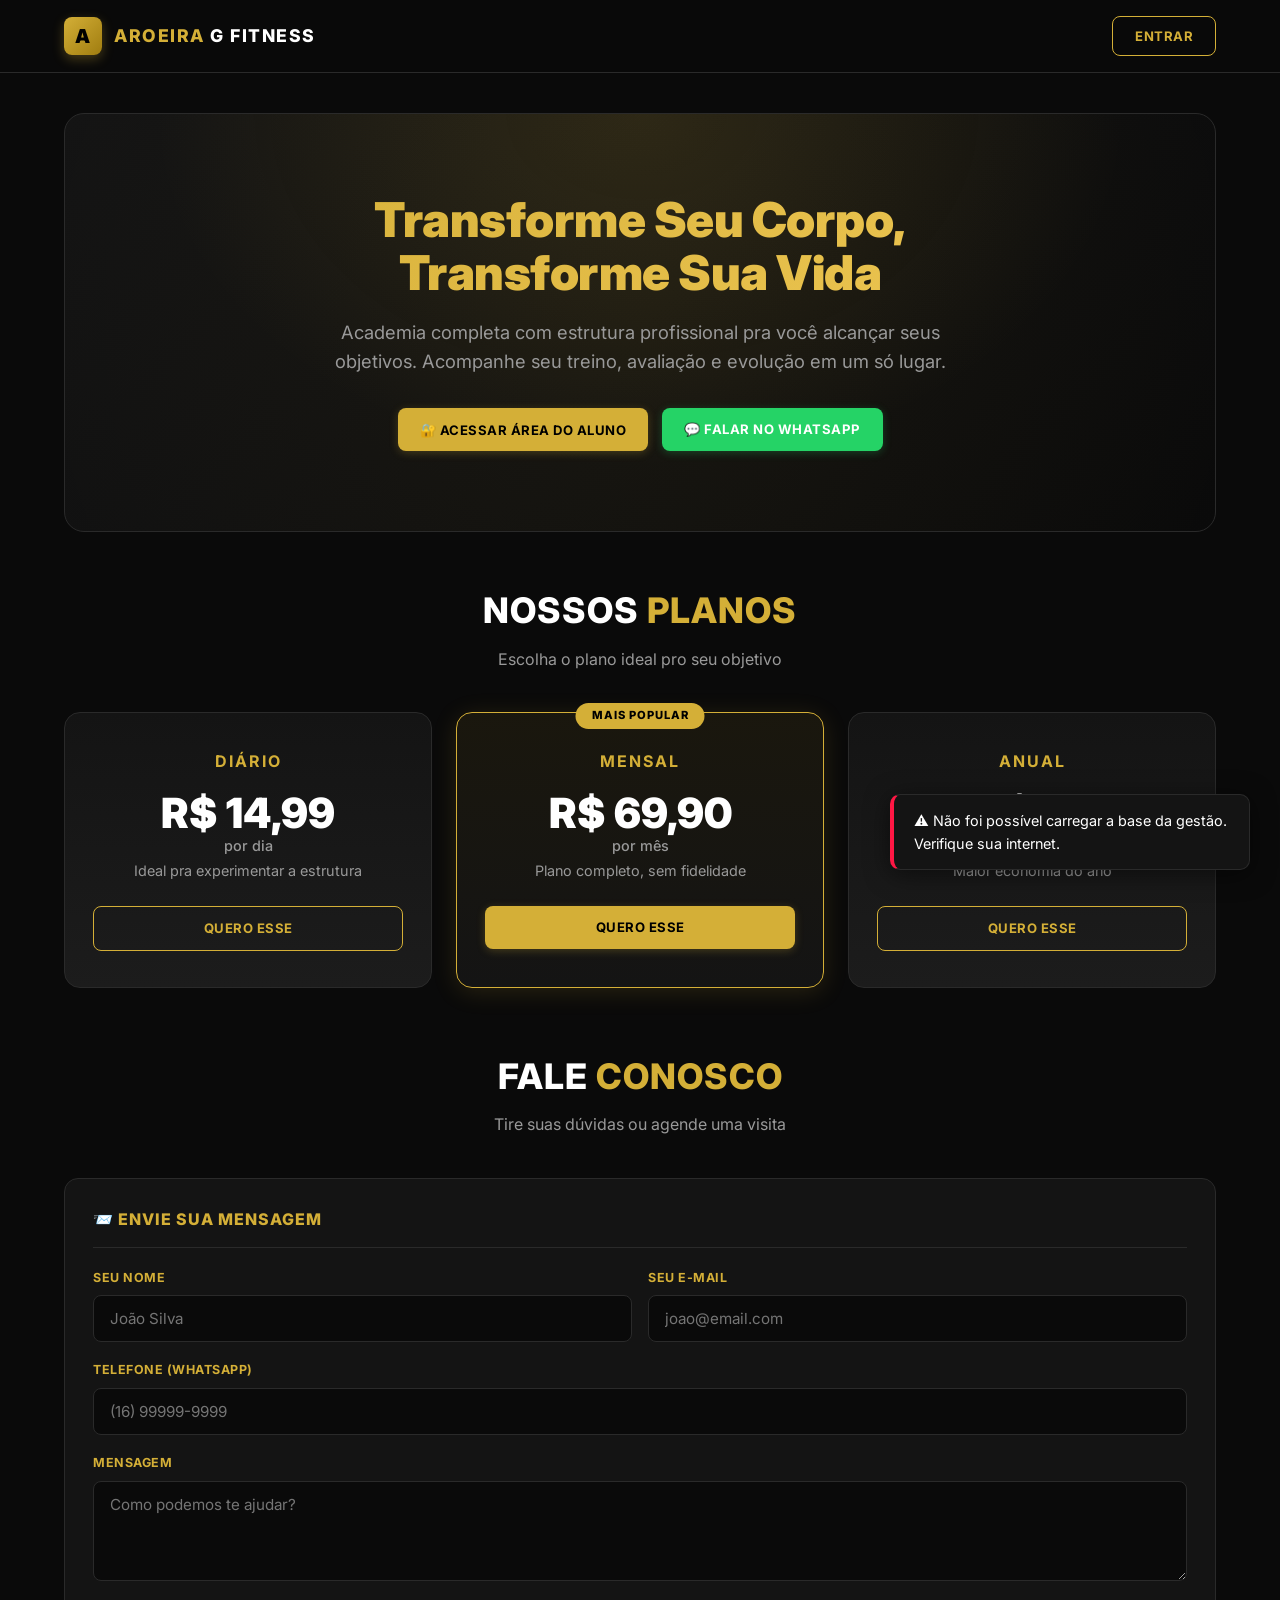
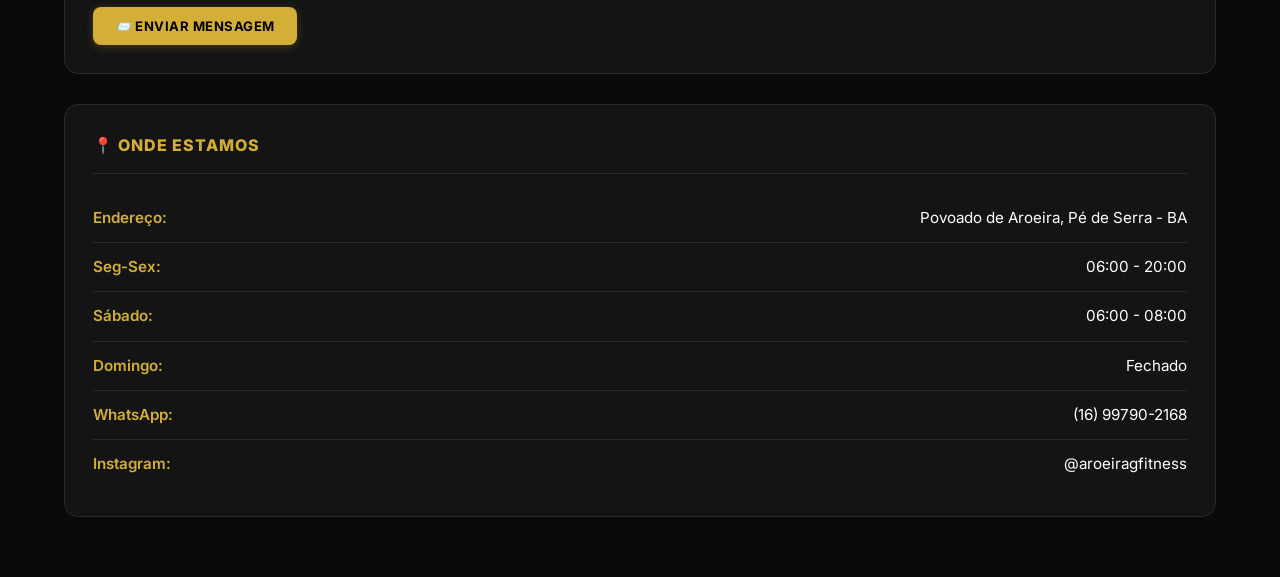
<file: index.html>
<!DOCTYPE html>
<html lang="pt-BR">
<head>
<meta charset="UTF-8">
<meta name="viewport" content="width=device-width, initial-scale=1.0">
<title>Aroeira G Fitness - Área do Aluno</title>
<link rel="preconnect" href="https://fonts.googleapis.com">
<link rel="preconnect" href="https://fonts.gstatic.com" crossorigin>
<link href="https://fonts.googleapis.com/css2?family=Inter:wght@400;500;600;700;800;900&display=swap" rel="stylesheet">
<link rel="stylesheet" href="style.css">
</head>
<body>

<header>
    <div class="header-inner">
        <div class="logo">
            <div class="logo-mark">A</div>
            <div class="logo-text">AROEIRA <span>G FITNESS</span></div>
        </div>
        <div class="user-area">
            <button class="btn btn-outline" onclick="openModal('loginModal')">Entrar</button>
        </div>
    </div>
</header>

<div class="container">

    <section class="hero">
        <div class="hero-content">
            <h1>Transforme Seu Corpo,<br>Transforme Sua Vida</h1>
            <p>Academia completa com estrutura profissional pra você alcançar seus objetivos. Acompanhe seu treino, avaliação e evolução em um só lugar.</p>
            <div class="hero-buttons">
                <button class="btn" onclick="openModal('loginModal')">🔐 Acessar Área do Aluno</button>
                <a href="https://wa.me/5516997902168" target="_blank" class="btn btn-wpp">💬 Falar no WhatsApp</a>
            </div>
        </div>
    </section>

    <div class="section-title">
        <h2>Nossos <span class="accent">Planos</span></h2>
        <p>Escolha o plano ideal pro seu objetivo</p>
    </div>

    <div class="planos-grid">
        <div class="plano-card">
            <h3>Diário</h3>
            <div class="preco">R$ 14,99<small>por dia</small></div>
            <p class="desc">Ideal pra experimentar a estrutura</p>
            <a href="https://wa.me/5516997902168?text=Ol%C3%A1!%20Tenho%20interesse%20no%20plano%20Di%C3%A1rio" target="_blank" class="btn btn-block btn-outline">Quero esse</a>
        </div>
        <div class="plano-card destaque">
            <div class="badge-top">Mais Popular</div>
            <h3>Mensal</h3>
            <div class="preco">R$ 69,90<small>por mês</small></div>
            <p class="desc">Plano completo, sem fidelidade</p>
            <a href="https://wa.me/5516997902168?text=Ol%C3%A1!%20Tenho%20interesse%20no%20plano%20Mensal" target="_blank" class="btn btn-block">Quero esse</a>
        </div>
        <div class="plano-card">
            <h3>Anual</h3>
            <div class="preco">12x R$ 49,90<small>por mês</small></div>
            <p class="desc">Maior economia do ano</p>
            <a href="https://wa.me/5516997902168?text=Ol%C3%A1!%20Tenho%20interesse%20no%20plano%20Anual" target="_blank" class="btn btn-block btn-outline">Quero esse</a>
        </div>
    </div>

    <div class="section-title mt-30">
        <h2>Fale <span class="accent">Conosco</span></h2>
        <p>Tire suas dúvidas ou agende uma visita</p>
    </div>

    <div class="card">
        <div class="card-header">
            <h3>📨 Envie sua mensagem</h3>
        </div>
        <form id="contactForm" onsubmit="return enviarContato(event)">
            <div class="grid-2">
                <div class="form-group">
                    <label>Seu nome</label>
                    <input type="text" name="nome" required placeholder="João Silva">
                </div>
                <div class="form-group">
                    <label>Seu e-mail</label>
                    <input type="email" name="email" required placeholder="joao@email.com">
                </div>
            </div>
            <div class="form-group">
                <label>Telefone (WhatsApp)</label>
                <input type="tel" name="telefone" placeholder="(16) 99999-9999">
            </div>
            <div class="form-group">
                <label>Mensagem</label>
                <textarea name="mensagem" required placeholder="Como podemos te ajudar?"></textarea>
            </div>
            <button type="submit" class="btn">📨 Enviar mensagem</button>
        </form>
    </div>

    <div class="card mt-30">
        <div class="card-header">
            <h3>📍 Onde estamos</h3>
        </div>
        <div class="info-row"><strong>Endereço:</strong> <span>Povoado de Aroeira, Pé de Serra - BA</span></div>
        <div class="info-row"><strong>Seg-Sex:</strong> <span>06:00 - 20:00</span></div>
        <div class="info-row"><strong>Sábado:</strong> <span>06:00 - 08:00</span></div>
        <div class="info-row"><strong>Domingo:</strong> <span>Fechado</span></div>
        <div class="info-row"><strong>WhatsApp:</strong> <span>(16) 99790-2168</span></div>
        <div class="info-row"><strong>Instagram:</strong> <span>@aroeiragfitness</span></div>
    </div>

</div>

<!-- MODAL LOGIN -->
<div class="modal-bg" id="loginModal">
    <div class="modal">
        <button class="modal-close" onclick="closeModal('loginModal')">×</button>
        <div class="modal-header">
            <h2>🔐 Entrar</h2>
            <p>Acesse sua área do aluno</p>
        </div>
        <form id="loginForm">
            <div class="form-group">
                <label>E-mail</label>
                <input type="email" id="loginEmail" required placeholder="seu@email.com">
            </div>
            <div class="form-group">
                <label>Senha</label>
                <input type="password" id="loginSenha" required placeholder="••••••">
            </div>
            <button type="submit" class="btn btn-block">Entrar</button>
            <p class="text-center mt-20"><a class="form-link" onclick="openModal('forgotModal'); closeModal('loginModal');">Esqueci minha senha</a></p>
        </form>
    </div>
</div>

<!-- MODAL ESQUECI SENHA -->
<div class="modal-bg" id="forgotModal">
    <div class="modal">
        <button class="modal-close" onclick="closeModal('forgotModal')">×</button>
        <div class="modal-header">
            <h2>🔑 Recuperar senha</h2>
            <p>Vamos te enviar um link de recuperação</p>
        </div>
        <form onsubmit="return recuperarSenha(event)">
            <div class="form-group">
                <label>E-mail cadastrado</label>
                <input type="email" id="forgotEmail" required>
            </div>
            <button type="submit" class="btn btn-block">Enviar link</button>
            <p class="text-center mt-20"><a class="form-link" onclick="openModal('loginModal'); closeModal('forgotModal');">Voltar pro login</a></p>
        </form>
    </div>
</div>

<script src="app.js?v=3"></script>
<script>
    document.getElementById('loginForm')?.addEventListener('submit', fazerLogin);
</script>
</body>
</html>
</file>
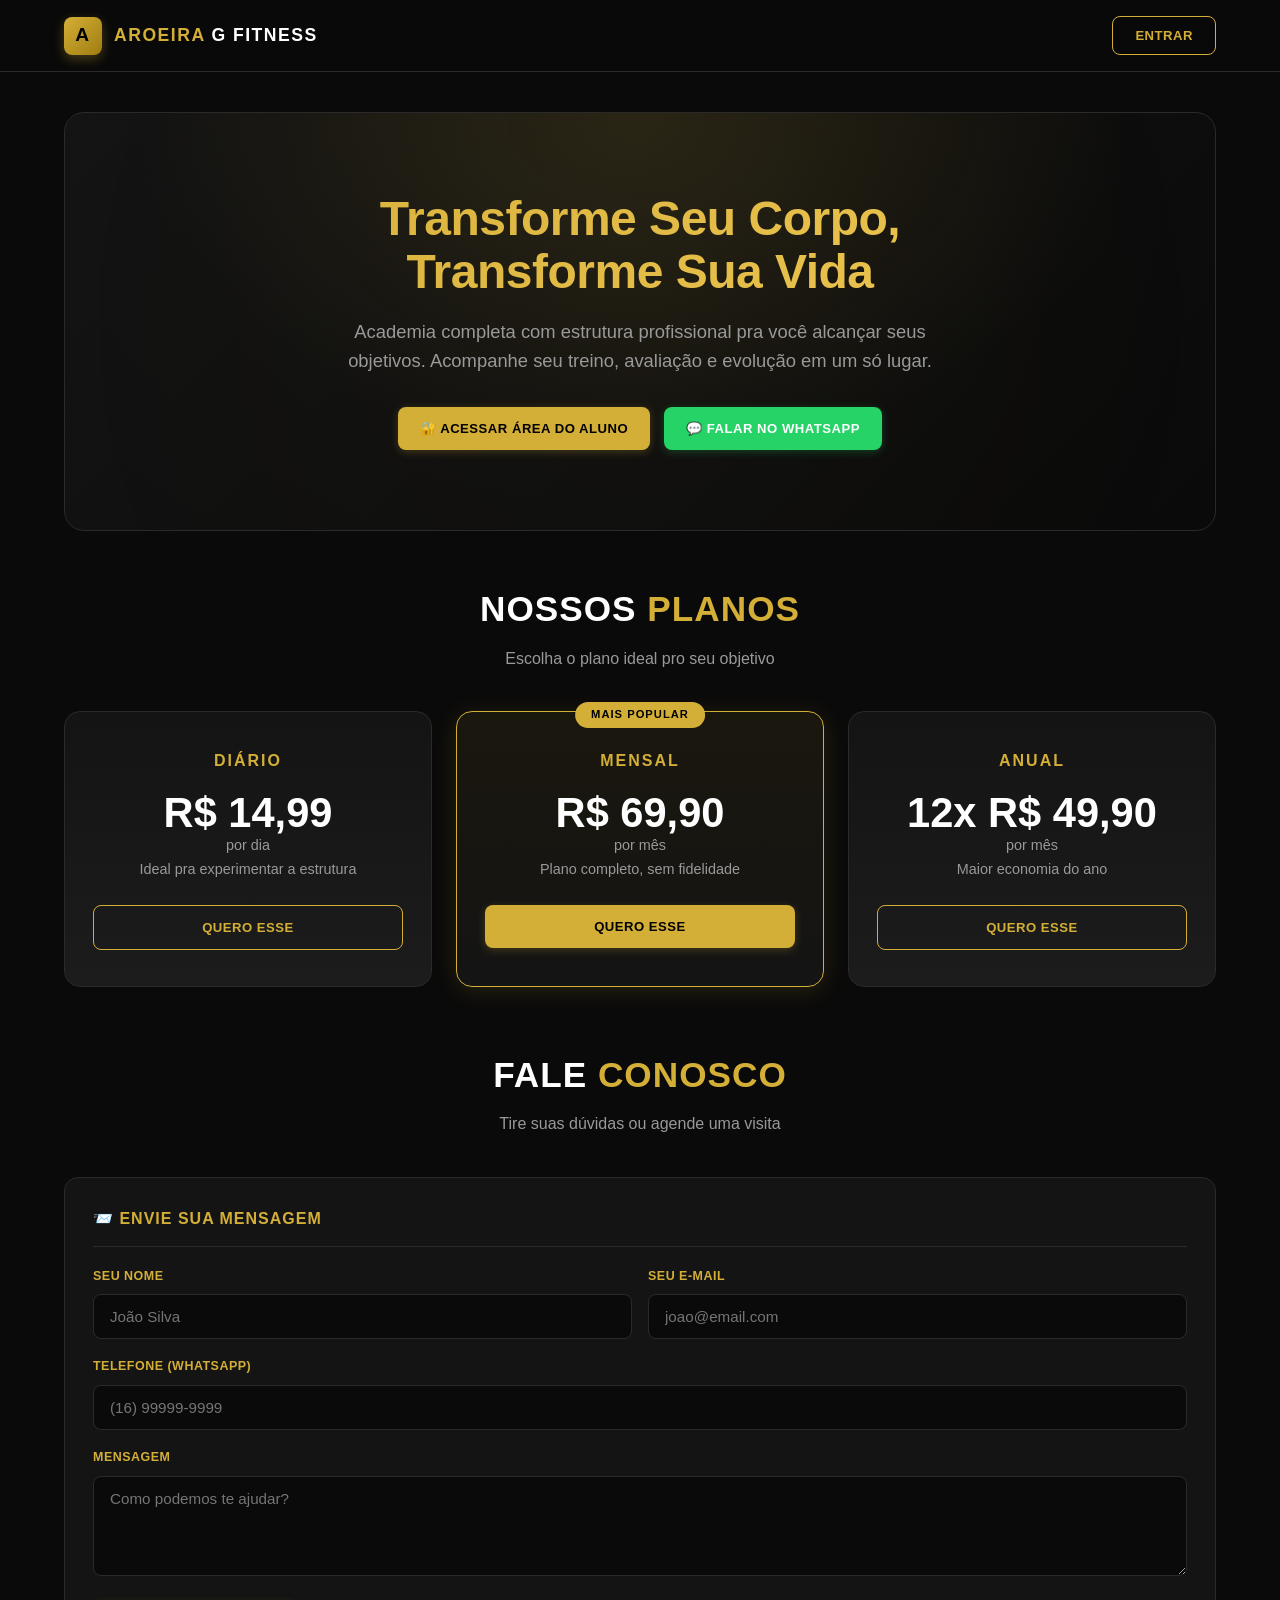
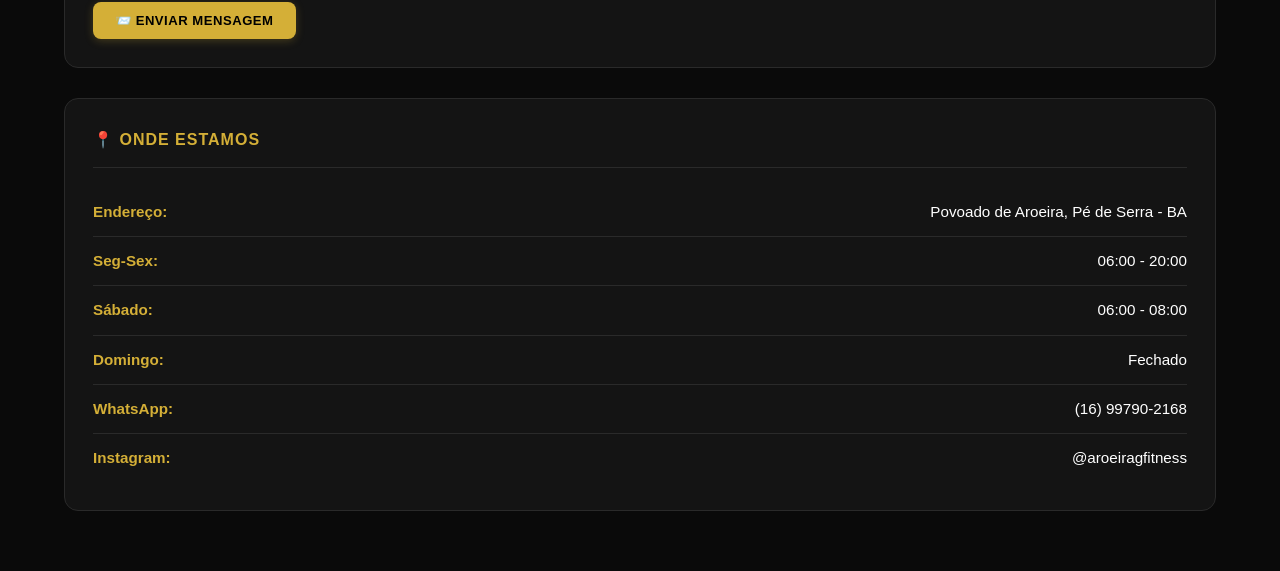
<file: dashboard.html>
<!DOCTYPE html>
<html lang="pt-BR">
<head>
<meta charset="UTF-8">
<meta name="viewport" content="width=device-width, initial-scale=1.0">
<title>Área do Aluno - Aroeira G Fitness</title>
<link rel="preconnect" href="https://fonts.googleapis.com">
<link rel="preconnect" href="https://fonts.gstatic.com" crossorigin>
<link href="https://fonts.googleapis.com/css2?family=Inter:wght@400;500;600;700;800;900&display=swap" rel="stylesheet">
<link rel="stylesheet" href="style.css">
</head>
<body>

<header>
    <div class="header-inner">
        <div class="logo">
            <div class="logo-mark">A</div>
            <div class="logo-text">AROEIRA <span>G FITNESS</span></div>
        </div>
        <div class="user-area">
            <div class="avatar" id="headerAvatar" onclick="document.getElementById('fotoInput').click()" title="Trocar foto">A</div>
            <button class="btn btn-gold btn-sm" onclick="sincronizarGestao()" title="Enviar suas alterações pra gestão">📤 Sincronizar</button>
            <button class="btn btn-outline btn-sm" onclick="logout()">Sair</button>
        </div>
    </div>
</header>

<input type="file" id="fotoInput" accept="image/*" style="display:none" onchange="trocarFoto(event)">

<div class="container">

    <div class="tabs">
        <button class="tab active" onclick="abrirTab('perfil', this)">👤 Perfil</button>
        <button class="tab" onclick="abrirTab('chamados', this)">💬 Chamados</button>
        <button class="tab" onclick="abrirTab('avaliacao', this)">📊 Avaliação</button>
        <button class="tab" onclick="abrirTab('treino', this)">🏋️ Treino</button>
    </div>

    <!-- PERFIL -->
    <div id="perfil" class="tab-content active">
        <div class="card">
            <div class="flex" style="align-items:center; gap:20px; margin-bottom:24px;">
                <div class="avatar avatar-lg" id="perfilAvatar" onclick="document.getElementById('fotoInput').click()">A</div>
                <div>
                    <h2 class="text-gold" id="perfilNome" style="font-size:1.6rem; margin-bottom:4px;">Aluno</h2>
                    <p id="perfilEmail" class="text-muted">email@email.com</p>
                    <p style="margin-top:8px; font-size:0.82rem; color:var(--gold); font-weight:600;">📷 Clique na foto para alterar</p>
                </div>
            </div>

            <div class="stat-grid">
                <div class="stat-box"><div class="label">Plano</div><div class="value" id="statPlano">-</div></div>
                <div class="stat-box"><div class="label">Valor</div><div class="value" id="statValor">-</div></div>
                <div class="stat-box"><div class="label">Vencimento</div><div class="value" id="statVencimento">-</div></div>
                <div class="stat-box"><div class="label">Status</div><div class="value" id="statStatus">-</div></div>
            </div>

            <h3 style="color:var(--gold); font-size:0.85rem; text-transform:uppercase; letter-spacing:1px; margin-bottom:12px; font-weight:700;">Dados Cadastrais</h3>
            <div class="info-row"><strong>Data de Matrícula:</strong> <span id="perfilMatricula">-</span></div>
            <div class="info-row"><strong>Objetivo:</strong> <span id="perfilObjetivo">-</span></div>
            <div class="info-row"><strong>Telefone:</strong> <span id="perfilTelefone">-</span></div>
        </div>

        <div class="card">
            <div class="card-header">
                <h3>🔐 Segurança</h3>
            </div>
            <form onsubmit="return trocarSenha(event)">
                <div class="form-group">
                    <label>Senha atual</label>
                    <input type="password" id="senhaAtual" required>
                </div>
                <div class="grid-2">
                    <div class="form-group">
                        <label>Nova senha</label>
                        <input type="password" id="senhaNova" required minlength="4">
                    </div>
                    <div class="form-group">
                        <label>Confirme a nova senha</label>
                        <input type="password" id="senhaConfirma" required minlength="4">
                    </div>
                </div>
                <button type="submit" class="btn">🔄 Atualizar senha</button>
            </form>
        </div>
    </div>

    <!-- CHAMADOS -->
    <div id="chamados" class="tab-content">
        <div class="card">
            <div class="card-header"><h3>💬 Abrir novo chamado</h3></div>
            <form onsubmit="return abrirChamado(event)">
                <div class="form-group">
                    <label>Assunto</label>
                    <input type="text" id="chamadoAssunto" required placeholder="Sobre o que você quer falar?">
                </div>
                <div class="form-group">
                    <label>Mensagem</label>
                    <textarea id="chamadoMensagem" required placeholder="Descreva sua dúvida ou solicitação..."></textarea>
                </div>
                <button type="submit" class="btn">📨 Abrir chamado</button>
            </form>
        </div>

        <div class="card">
            <div class="card-header">
                <h3>📋 Meus chamados</h3>
            </div>
            <div id="listaChamados">
                <p class="text-muted text-center" style="padding:20px;">Nenhum chamado aberto ainda.</p>
            </div>
        </div>
    </div>

    <!-- AVALIAÇÃO FÍSICA -->
    <div id="avaliacao" class="tab-content">
        <div class="card">
            <div class="card-header">
                <h3>📊 <span id="avFormTitulo">Adicionar avaliação</span></h3>
                <button class="btn btn-outline btn-sm hidden" id="avCancelarBtn" onclick="cancelarEdicaoAvaliacao()">Cancelar</button>
            </div>
            <form onsubmit="return salvarAvaliacao(event)">
                <input type="hidden" id="avId">
                <div class="eval-grid">
                    <div class="form-group"><label>Data</label><input type="date" id="av_date" required></div>
                    <div class="form-group"><label>Peso (kg)</label><input type="number" id="av_peso" step="0.1" required></div>
                    <div class="form-group"><label>Busto</label><input type="number" id="av_busto" step="0.1"></div>
                    <div class="form-group"><label>Cintura</label><input type="number" id="av_cintura" step="0.1"></div>
                    <div class="form-group"><label>Barriga</label><input type="number" id="av_barriga" step="0.1"></div>
                    <div class="form-group"><label>Quadril</label><input type="number" id="av_quadril" step="0.1"></div>
                    <div class="form-group"><label>Perna</label><input type="number" id="av_perna" step="0.1"></div>
                    <div class="form-group"><label>Braço</label><input type="number" id="av_braco" step="0.1"></div>
                    <div class="form-group"><label>IMC</label><input type="number" id="av_imc" step="0.1"></div>
                    <div class="form-group"><label>% Gordura</label><input type="number" id="av_gordura" step="0.1"></div>
                    <div class="form-group"><label>Massa Magra</label><input type="number" id="av_massa" step="0.1"></div>
                    <div class="form-group"><label>Gord. Visceral</label><input type="number" id="av_visceral" step="0.1"></div>
                    <div class="form-group"><label>Metab. Basal</label><input type="number" id="av_basal"></div>
                    <div class="form-group"><label>Idade Metab.</label><input type="number" id="av_idade"></div>
                </div>
                <button type="submit" class="btn" id="avSubmitBtn">💾 Salvar avaliação</button>
            </form>
        </div>

        <div class="card">
            <div class="card-header">
                <h3>📈 Histórico de avaliações</h3>
            </div>
            <div id="listaAvaliacoes">
                <p class="text-muted text-center" style="padding:20px;">Nenhuma avaliação cadastrada.</p>
            </div>
        </div>
    </div>

    <!-- TREINO -->
    <div id="treino" class="tab-content">
        <div id="filtrosTreino">
            <div class="filtro-card">
                <h3>🎯 Monte seu treino</h3>
                <p class="subtitle">Responda as perguntas e a gente gera um treino personalizado pra você com os aparelhos da academia.</p>

                <div class="filtro-pergunta">
                    <div class="titulo"><strong>1.</strong> Você já treina ou é a primeira vez?</div>
                    <div class="opcoes" data-pergunta="experiencia">
                        <div class="opcao" onclick="selecionarOpcao(this, 'experiencia', 'iniciante')">🆕 Primeira vez</div>
                        <div class="opcao" onclick="selecionarOpcao(this, 'experiencia', 'intermediario')">🔄 Treino há meses</div>
                        <div class="opcao" onclick="selecionarOpcao(this, 'experiencia', 'avancado')">💪 Treino há 1+ ano</div>
                    </div>
                </div>

                <div class="filtro-pergunta">
                    <div class="titulo"><strong>2.</strong> Qual seu objetivo principal?</div>
                    <div class="opcoes" data-pergunta="objetivo">
                        <div class="opcao" onclick="selecionarOpcao(this, 'objetivo', 'hipertrofia')">🏋️ Ganho de massa</div>
                        <div class="opcao" onclick="selecionarOpcao(this, 'objetivo', 'emagrecimento')">🔥 Emagrecer</div>
                        <div class="opcao" onclick="selecionarOpcao(this, 'objetivo', 'resistencia')">⚡ Resistência</div>
                        <div class="opcao" onclick="selecionarOpcao(this, 'objetivo', 'forca')">💪 Força</div>
                    </div>
                </div>

                <div class="filtro-pergunta">
                    <div class="titulo"><strong>3.</strong> Quantas vezes por semana vai treinar?</div>
                    <div class="opcoes" data-pergunta="frequencia">
                        <div class="opcao" onclick="selecionarOpcao(this, 'frequencia', 3)">3x por semana</div>
                        <div class="opcao" onclick="selecionarOpcao(this, 'frequencia', 4)">4x por semana</div>
                        <div class="opcao" onclick="selecionarOpcao(this, 'frequencia', 5)">5x por semana</div>
                    </div>
                </div>

                <div class="filtro-pergunta">
                    <div class="titulo"><strong>4.</strong> Qual grupo muscular você quer treinar HOJE?</div>
                    <div class="opcoes" data-pergunta="grupo">
                        <div class="opcao" onclick="selecionarOpcao(this, 'grupo', 'peito')">🏋️ Peito</div>
                        <div class="opcao" onclick="selecionarOpcao(this, 'grupo', 'costas')">🔙 Costas</div>
                        <div class="opcao" onclick="selecionarOpcao(this, 'grupo', 'pernas')">🦵 Pernas</div>
                        <div class="opcao" onclick="selecionarOpcao(this, 'grupo', 'gluteos')">🍑 Glúteos</div>
                        <div class="opcao" onclick="selecionarOpcao(this, 'grupo', 'ombros')">💪 Ombros</div>
                        <div class="opcao" onclick="selecionarOpcao(this, 'grupo', 'bracos')">💪 Braços</div>
                        <div class="opcao" onclick="selecionarOpcao(this, 'grupo', 'core')">🔥 Core/Abdômen</div>
                        <div class="opcao" onclick="selecionarOpcao(this, 'grupo', 'cardio')">❤️ Cardio</div>
                    </div>
                </div>

                <div class="filtro-pergunta">
                    <div class="titulo"><strong>5.</strong> Gênero</div>
                    <div class="opcoes" data-pergunta="genero">
                        <div class="opcao" onclick="selecionarOpcao(this, 'genero', 'm')">Masculino</div>
                        <div class="opcao" onclick="selecionarOpcao(this, 'genero', 'f')">Feminino</div>
                    </div>
                </div>

                <button class="btn mt-20" onclick="gerarTreino()">🔥 Gerar treino de hoje</button>
            </div>
        </div>

        <div id="resultadoTreino" class="hidden"></div>

        <div class="card mt-20">
            <div class="card-header">
                <h3>📚 Histórico de treinos</h3>
            </div>
            <div id="listaTreinos">
                <p class="text-muted text-center" style="padding:20px;">Nenhum treino gerado ainda.</p>
            </div>
        </div>
    </div>

</div>

<!-- MODAL DE SINCRONIZACAO COM A GESTAO -->
<div class="modal" id="syncModal">
    <div class="modal-content" style="max-width: 600px;">
        <button class="modal-close" onclick="closeModal('syncModal')">×</button>
        <div class="modal-header">
            <h2>📤 Sincronizar com a Gestão</h2>
            <p>Cole o JSON abaixo no arquivo <code>aroeira_data.json</code> da gestão e dê commit no GitHub.</p>
        </div>
        <textarea id="syncJsonText" style="width:100%; height:300px; font-family:monospace; font-size:0.75rem; padding:10px; border:1px solid var(--border); border-radius:8px; background:var(--bg-input); color:var(--text);"></textarea>
        <div style="display:flex; gap:10px; margin-top:15px;">
            <button class="btn btn-outline" onclick="copiarSyncJson()">📋 Copiar</button>
            <button class="btn" onclick="fecharSync()">Fechar</button>
        </div>
    </div>
</div>

<script>
function copiarSyncJson() {
    const t = document.getElementById('syncJsonText');
    t.select();
    document.execCommand('copy');
    toast('✅ JSON copiado! Cole no aroeira_data.json e dê commit.');
}
function fecharSync() { closeModal('syncModal'); }
</script>

<script src="exercicios.js?v=4"></script>
<script src="app.js?v=4"></script>
</body>
</html>
</file>
<file: style.css>
/* ============================================
   AROEIRA G FITNESS - SITE DOS ALUNOS
   Identidade: Preto + Dourado (#d4af37)
   Designer profissional v2
   ============================================ */

:root {
    --gold: #d4af37;
    --gold-light: #f0c855;
    --gold-dark: #a07d10;
    --bg: #0a0a0a;
    --bg-2: #141414;
    --bg-3: #1c1c1c;
    --border: #2a2a2a;
    --text: #ffffff;
    --text-muted: #999999;
    --success: #00c853;
    --warning: #ffb300;
    --danger: #ff1744;
    --darkred: #b71c1c;
    --shadow: 0 4px 24px rgba(0, 0, 0, 0.5);
    --shadow-gold: 0 4px 24px rgba(212, 175, 55, 0.15);
}

* { box-sizing: border-box; margin: 0; padding: 0; font-family: 'Inter', -apple-system, BlinkMacSystemFont, 'Segoe UI', sans-serif; }

html { scroll-behavior: smooth; }

body {
    background: var(--bg);
    color: var(--text);
    min-height: 100vh;
    line-height: 1.6;
    -webkit-font-smoothing: antialiased;
}

/* === HEADER === */
header {
    background: rgba(10, 10, 10, 0.95);
    backdrop-filter: blur(20px);
    border-bottom: 1px solid var(--border);
    padding: 16px 0;
    position: sticky;
    top: 0;
    z-index: 100;
}

.header-inner {
    max-width: 1200px;
    margin: 0 auto;
    padding: 0 24px;
    display: flex;
    align-items: center;
    justify-content: space-between;
}

.logo {
    display: flex;
    align-items: center;
    gap: 12px;
    font-weight: 800;
    letter-spacing: 1.5px;
    text-transform: uppercase;
    font-size: 1.1rem;
}
.logo-mark {
    width: 38px; height: 38px;
    background: linear-gradient(135deg, var(--gold), var(--gold-dark));
    border-radius: 8px;
    display: flex; align-items: center; justify-content: center;
    color: #000; font-weight: 900; font-size: 1.2rem;
    box-shadow: 0 4px 12px rgba(212,175,55,0.3);
}
.logo-text { color: var(--gold); }
.logo-text span { color: var(--text); }

.user-area { display: flex; align-items: center; gap: 12px; }

.avatar {
    width: 40px; height: 40px; border-radius: 50%;
    background: linear-gradient(135deg, var(--gold), var(--gold-dark));
    color: #000;
    display: flex; align-items: center; justify-content: center;
    font-weight: 700; cursor: pointer; overflow: hidden;
    border: 2px solid var(--gold);
    transition: transform 0.2s;
}
.avatar:hover { transform: scale(1.05); }
.avatar img { width: 100%; height: 100%; object-fit: cover; }
.avatar-lg { width: 96px; height: 96px; font-size: 2.2rem; border-width: 3px; }

/* === BUTTONS === */
.btn {
    background: var(--gold);
    color: #000;
    border: none;
    padding: 11px 22px;
    border-radius: 8px;
    font-weight: 700;
    cursor: pointer;
    text-transform: uppercase;
    font-size: 0.82rem;
    letter-spacing: 0.5px;
    transition: all 0.25s ease;
    text-decoration: none;
    display: inline-flex;
    align-items: center;
    gap: 8px;
    box-shadow: 0 2px 8px rgba(212,175,55,0.25);
}
.btn:hover { background: var(--gold-light); transform: translateY(-2px); box-shadow: 0 4px 16px rgba(212,175,55,0.4); }
.btn:active { transform: translateY(0); }
.btn-block { width: 100%; justify-content: center; }

.btn-outline {
    background: transparent;
    color: var(--gold);
    border: 1.5px solid var(--gold);
    box-shadow: none;
}
.btn-outline:hover { background: var(--gold); color: #000; }

.btn-gold {
    background: var(--gold);
    color: #000;
    border: 1.5px solid var(--gold);
    box-shadow: 0 2px 8px rgba(212,175,55,0.25);
}
.btn-gold:hover { background: #e6c14d; border-color: #e6c14d; }

.btn-wpp {
    background: #25d366;
    color: #fff;
    box-shadow: 0 2px 8px rgba(37,211,102,0.25);
}
.btn-wpp:hover { background: #1eb854; box-shadow: 0 4px 16px rgba(37,211,102,0.4); }

.btn-danger {
    background: var(--danger);
    color: #fff;
    box-shadow: 0 2px 8px rgba(255,23,68,0.25);
}
.btn-danger:hover { background: #e0143d; }

.btn-sm { padding: 7px 14px; font-size: 0.75rem; }
.btn-icon { padding: 8px 10px; }

/* === CONTAINER === */
.container {
    max-width: 1200px;
    margin: 0 auto;
    padding: 40px 24px;
}
.container-sm { max-width: 480px; }

/* === HERO === */
.hero {
    text-align: center;
    padding: 80px 30px;
    background: radial-gradient(ellipse at top, rgba(212,175,55,0.12), transparent 60%),
                linear-gradient(135deg, var(--bg-2), var(--bg));
    border-radius: 20px;
    margin-bottom: 50px;
    border: 1px solid var(--border);
    position: relative;
    overflow: hidden;
}
.hero::before {
    content: '';
    position: absolute;
    top: -50%; left: -50%;
    width: 200%; height: 200%;
    background: radial-gradient(circle, rgba(212,175,55,0.05) 0%, transparent 50%);
    animation: pulse 6s ease-in-out infinite;
}
@keyframes pulse { 0%, 100% { opacity: 0.5; } 50% { opacity: 1; } }

.hero-content { position: relative; z-index: 1; }
.hero h1 {
    font-size: 3rem;
    font-weight: 900;
    background: linear-gradient(135deg, var(--gold), var(--gold-light));
    -webkit-background-clip: text;
    -webkit-text-fill-color: transparent;
    background-clip: text;
    margin-bottom: 18px;
    letter-spacing: -0.5px;
    line-height: 1.1;
}
.hero p { font-size: 1.15rem; color: var(--text-muted); max-width: 620px; margin: 0 auto 32px; }
.hero-buttons { display: flex; gap: 14px; justify-content: center; flex-wrap: wrap; }

/* === PLANOS === */
.section-title {
    text-align: center;
    margin-bottom: 40px;
}
.section-title h2 {
    font-size: 2.2rem;
    font-weight: 800;
    color: var(--text);
    margin-bottom: 8px;
    text-transform: uppercase;
    letter-spacing: 1px;
}
.section-title p { color: var(--text-muted); font-size: 1rem; }
.section-title .accent { color: var(--gold); }

.planos-grid {
    display: grid;
    grid-template-columns: repeat(auto-fit, minmax(280px, 1fr));
    gap: 24px;
    margin-bottom: 60px;
}
.plano-card {
    background: linear-gradient(180deg, var(--bg-2), var(--bg-3));
    border: 1px solid var(--border);
    border-radius: 16px;
    padding: 36px 28px;
    text-align: center;
    transition: all 0.3s ease;
    position: relative;
}
.plano-card:hover { transform: translateY(-6px); border-color: var(--gold); box-shadow: var(--shadow-gold); }
.plano-card.destaque {
    border-color: var(--gold);
    background: linear-gradient(180deg, rgba(212,175,55,0.08), var(--bg-2));
    box-shadow: var(--shadow-gold);
}
.plano-card .badge-top {
    position: absolute;
    top: -10px; left: 50%; transform: translateX(-50%);
    background: var(--gold);
    color: #000;
    padding: 4px 16px;
    border-radius: 20px;
    font-size: 0.7rem;
    font-weight: 800;
    text-transform: uppercase;
    letter-spacing: 1px;
}
.plano-card h3 {
    color: var(--gold);
    text-transform: uppercase;
    font-size: 1rem;
    font-weight: 700;
    letter-spacing: 2px;
    margin-bottom: 18px;
}
.plano-card .preco {
    font-size: 2.6rem;
    color: var(--text);
    font-weight: 900;
    margin-bottom: 6px;
    line-height: 1;
}
.plano-card .preco small {
    font-size: 0.9rem;
    color: var(--text-muted);
    font-weight: 500;
    display: block;
    margin-top: 4px;
}
.plano-card .desc { color: var(--text-muted); font-size: 0.9rem; margin-bottom: 24px; }

/* === LOGIN / MODAL === */
.modal-bg {
    position: fixed;
    top: 0; left: 0; right: 0; bottom: 0;
    background: rgba(0,0,0,0.85);
    backdrop-filter: blur(8px);
    display: none;
    align-items: center;
    justify-content: center;
    z-index: 1000;
    animation: fadeIn 0.2s;
}
.modal-bg.show { display: flex; }
.modal {
    background: var(--bg-2);
    border: 1px solid var(--border);
    border-radius: 16px;
    padding: 40px 32px;
    max-width: 460px;
    width: 90%;
    max-height: 90vh;
    overflow-y: auto;
    box-shadow: var(--shadow);
    position: relative;
}
.modal-close {
    position: absolute;
    top: 14px; right: 14px;
    background: transparent;
    border: none;
    color: var(--text-muted);
    font-size: 1.4rem;
    cursor: pointer;
    width: 32px; height: 32px;
    border-radius: 50%;
    display: flex; align-items: center; justify-content: center;
}
.modal-close:hover { background: var(--bg-3); color: var(--text); }

.modal-header { text-align: center; margin-bottom: 28px; }
.modal-header h2 {
    color: var(--gold);
    font-size: 1.5rem;
    font-weight: 800;
    margin-bottom: 6px;
}
.modal-header p { color: var(--text-muted); font-size: 0.9rem; }

/* === FORMS === */
.form-group { margin-bottom: 18px; }
.form-group label {
    display: block;
    color: var(--gold);
    font-size: 0.78rem;
    margin-bottom: 8px;
    font-weight: 700;
    text-transform: uppercase;
    letter-spacing: 0.5px;
}
.form-group input, .form-group select, .form-group textarea {
    width: 100%;
    padding: 13px 16px;
    background: var(--bg);
    border: 1px solid var(--border);
    border-radius: 8px;
    color: var(--text);
    font-size: 0.95rem;
    transition: all 0.2s;
    font-family: inherit;
}
.form-group input:focus, .form-group select:focus, .form-group textarea:focus {
    border-color: var(--gold);
    background: var(--bg-2);
    outline: none;
    box-shadow: 0 0 0 3px rgba(212,175,55,0.1);
}
.form-group textarea { resize: vertical; min-height: 100px; }

.form-link {
    color: var(--gold);
    text-decoration: none;
    font-size: 0.85rem;
    font-weight: 600;
    cursor: pointer;
}
.form-link:hover { color: var(--gold-light); }

/* === TABS === */
.tabs {
    display: flex;
    background: var(--bg-2);
    border: 1px solid var(--border);
    border-radius: 12px;
    padding: 6px;
    margin-bottom: 28px;
    overflow-x: auto;
    gap: 4px;
}
.tab {
    flex: 1;
    min-width: 110px;
    padding: 12px 18px;
    text-align: center;
    cursor: pointer;
    color: var(--text-muted);
    font-weight: 700;
    text-transform: uppercase;
    font-size: 0.78rem;
    letter-spacing: 0.5px;
    border-radius: 8px;
    transition: all 0.2s;
    background: transparent;
    border: none;
    white-space: nowrap;
}
.tab:hover { color: var(--gold); background: var(--bg-3); }
.tab.active {
    color: #000;
    background: linear-gradient(135deg, var(--gold), var(--gold-dark));
    box-shadow: 0 2px 8px rgba(212,175,55,0.3);
}

.tab-content { display: none; animation: fadeIn 0.3s; }
.tab-content.active { display: block; }

@keyframes fadeIn { from { opacity: 0; transform: translateY(8px); } to { opacity: 1; transform: translateY(0); } }

/* === CARDS === */
.card {
    background: var(--bg-2);
    border: 1px solid var(--border);
    border-radius: 14px;
    padding: 28px;
    margin-bottom: 20px;
}
.card-header {
    display: flex;
    align-items: center;
    justify-content: space-between;
    margin-bottom: 20px;
    padding-bottom: 14px;
    border-bottom: 1px solid var(--border);
}
.card-header h3 {
    color: var(--gold);
    text-transform: uppercase;
    font-size: 1rem;
    font-weight: 800;
    letter-spacing: 1px;
    margin: 0;
}

.info-row {
    display: flex;
    justify-content: space-between;
    padding: 12px 0;
    border-bottom: 1px solid var(--border);
    font-size: 0.95rem;
}
.info-row:last-child { border-bottom: none; }
.info-row strong { color: var(--gold); font-weight: 600; }
.info-row span { color: var(--text); text-align: right; }

/* === BADGES === */
.badge {
    display: inline-block;
    padding: 4px 12px;
    border-radius: 6px;
    font-size: 0.72rem;
    font-weight: 800;
    text-transform: uppercase;
    letter-spacing: 0.5px;
}
.badge-gold { background: rgba(212,175,55,0.15); color: var(--gold); border: 1px solid var(--gold); }
.badge-green { background: rgba(0,200,83,0.15); color: var(--success); border: 1px solid var(--success); }
.badge-yellow { background: rgba(255,179,0,0.15); color: var(--warning); border: 1px solid var(--warning); }
.badge-red { background: rgba(255,23,68,0.15); color: var(--danger); border: 1px solid var(--danger); }
.badge-darkred { background: rgba(183,28,28,0.2); color: #ff5252; border: 1px solid #b71c1c; }

/* === CHAT === */
.chat-container {
    background: var(--bg);
    border: 1px solid var(--border);
    border-radius: 12px;
    height: 350px;
    display: flex;
    flex-direction: column;
    overflow: hidden;
}
.chat-messages {
    flex: 1;
    overflow-y: auto;
    padding: 16px;
}
.msg {
    margin-bottom: 12px;
    padding: 10px 14px;
    border-radius: 12px;
    max-width: 75%;
    word-wrap: break-word;
    font-size: 0.9rem;
}
.msg-me {
    background: linear-gradient(135deg, var(--gold), var(--gold-dark));
    color: #000;
    margin-left: auto;
    text-align: left;
    font-weight: 500;
}
.msg-them {
    background: var(--bg-3);
    color: var(--text);
    border: 1px solid var(--border);
}
.msg-time { font-size: 0.7rem; opacity: 0.6; margin-top: 4px; }

.chat-input {
    display: flex;
    padding: 12px;
    background: var(--bg-2);
    border-top: 1px solid var(--border);
    gap: 8px;
}
.chat-input input { flex: 1; }

/* === AVALIAÇÃO === */
.eval-grid {
    display: grid;
    grid-template-columns: repeat(auto-fit, minmax(150px, 1fr));
    gap: 14px;
}
.eval-display-grid {
    display: grid;
    grid-template-columns: repeat(auto-fit, minmax(140px, 1fr));
    gap: 10px;
    margin-top: 10px;
}
.eval-data-item {
    background: var(--bg);
    border: 1px solid var(--border);
    padding: 10px 14px;
    border-radius: 8px;
}
.eval-data-item b {
    display: block;
    color: var(--text-muted);
    font-size: 0.7rem;
    text-transform: uppercase;
    margin-bottom: 4px;
    font-weight: 600;
}
.eval-data-item span { color: var(--text); font-weight: 700; font-size: 1.05rem; }

.avaliacao-item {
    background: var(--bg);
    border: 1px solid var(--border);
    border-left: 3px solid var(--gold);
    padding: 18px;
    margin-bottom: 14px;
    border-radius: 0 10px 10px 0;
    transition: border-color 0.2s;
}
.avaliacao-item:hover { border-left-color: var(--gold-light); }
.avaliacao-item .data {
    color: var(--gold);
    font-weight: 800;
    margin-bottom: 12px;
    display: flex;
    align-items: center;
    justify-content: space-between;
}
.avaliacao-actions { display: flex; gap: 6px; }

/* === CHAMADO ITEM === */
.chamado-item {
    background: var(--bg);
    border: 1px solid var(--border);
    border-left: 3px solid var(--gold);
    padding: 18px;
    margin-bottom: 14px;
    border-radius: 0 10px 10px 0;
}
.chamado-item .assunto {
    color: var(--gold);
    font-weight: 800;
    margin-bottom: 4px;
    display: flex;
    align-items: center;
    justify-content: space-between;
}
.chamado-item .data { color: var(--text-muted); font-size: 0.82rem; margin-bottom: 10px; }

/* === TREINO === */
.treino-dia {
    margin-bottom: 24px;
}
.treino-dia h4 {
    color: var(--gold);
    background: rgba(212,175,55,0.08);
    padding: 14px 18px;
    border-radius: 10px;
    margin-bottom: 14px;
    text-transform: uppercase;
    font-size: 0.95rem;
    font-weight: 800;
    border-left: 3px solid var(--gold);
}
.exercicio-card {
    background: var(--bg);
    border: 1px solid var(--border);
    border-left: 3px solid var(--gold);
    padding: 16px;
    margin-bottom: 10px;
    border-radius: 0 10px 10px 0;
    transition: all 0.2s;
}
.exercicio-card:hover { border-left-color: var(--gold-light); transform: translateX(2px); }
.exercicio-card .nome {
    color: var(--gold);
    font-weight: 800;
    font-size: 1rem;
    margin-bottom: 6px;
}
.exercicio-card .detalhes {
    font-size: 0.88rem;
    color: var(--text-muted);
    display: flex;
    flex-wrap: wrap;
    gap: 12px;
}
.exercicio-card .detalhes span { display: inline-flex; align-items: center; gap: 4px; }
.grupo-musculer {
    color: var(--gold);
    font-size: 0.7rem;
    text-transform: uppercase;
    margin-top: 8px;
    font-weight: 700;
    letter-spacing: 1px;
}

/* === FILTROS DE TREINO === */
.filtro-card {
    background: var(--bg-2);
    border: 1px solid var(--border);
    border-radius: 14px;
    padding: 30px;
    margin-bottom: 20px;
}
.filtro-card h3 {
    color: var(--gold);
    text-transform: uppercase;
    font-size: 1.2rem;
    font-weight: 800;
    margin-bottom: 8px;
    letter-spacing: 1px;
}
.filtro-card .subtitle { color: var(--text-muted); margin-bottom: 24px; }
.filtro-pergunta { margin-bottom: 24px; }
.filtro-pergunta .titulo {
    color: var(--text);
    font-weight: 700;
    margin-bottom: 12px;
    font-size: 0.95rem;
}
.filtro-pergunta .titulo strong { color: var(--gold); }
.opcoes {
    display: grid;
    grid-template-columns: repeat(auto-fit, minmax(180px, 1fr));
    gap: 10px;
}
.opcao {
    background: var(--bg);
    border: 1.5px solid var(--border);
    padding: 14px;
    border-radius: 10px;
    cursor: pointer;
    text-align: center;
    transition: all 0.2s;
    font-size: 0.88rem;
    font-weight: 600;
}
.opcao:hover { border-color: var(--gold); color: var(--gold); }
.opcao.selected {
    background: rgba(212,175,55,0.1);
    border-color: var(--gold);
    color: var(--gold);
    font-weight: 700;
    box-shadow: 0 0 0 3px rgba(212,175,55,0.1);
}

/* === TOAST === */
.toast {
    position: fixed;
    bottom: 30px;
    right: 30px;
    background: var(--bg-2);
    border: 1px solid var(--border);
    border-left: 4px solid var(--success);
    color: var(--text);
    padding: 14px 20px;
    border-radius: 10px;
    box-shadow: var(--shadow);
    z-index: 2000;
    animation: slideIn 0.3s;
    max-width: 360px;
    font-size: 0.9rem;
}
.toast.error { border-left-color: var(--danger); }
@keyframes slideIn { from { transform: translateX(110%); opacity: 0; } to { transform: translateX(0); opacity: 1; } }

/* === STAT GRID (perfil) === */
.stat-grid {
    display: grid;
    grid-template-columns: repeat(auto-fit, minmax(140px, 1fr));
    gap: 12px;
    margin-bottom: 24px;
}
.stat-box {
    background: var(--bg);
    border: 1px solid var(--border);
    border-radius: 10px;
    padding: 16px;
    text-align: center;
}
.stat-box .label { color: var(--text-muted); font-size: 0.7rem; text-transform: uppercase; letter-spacing: 1px; font-weight: 600; }
.stat-box .value { color: var(--gold); font-size: 1.4rem; font-weight: 800; margin-top: 4px; }

/* === UTILITÁRIOS === */
.text-gold { color: var(--gold); }
.text-muted { color: var(--text-muted); }
.text-center { text-align: center; }
.mb-10 { margin-bottom: 10px; }
.mb-20 { margin-bottom: 20px; }
.mb-30 { margin-bottom: 30px; }
.mt-20 { margin-top: 20px; }
.mt-30 { margin-top: 30px; }
.hidden { display: none !important; }
.flex { display: flex; gap: 10px; align-items: center; }
.flex-between { display: flex; gap: 10px; align-items: center; justify-content: space-between; }
.gap-8 { gap: 8px; }
.gap-16 { gap: 16px; }

.grid-2 { display: grid; grid-template-columns: 1fr 1fr; gap: 16px; }
.grid-3 { display: grid; grid-template-columns: 1fr 1fr 1fr; gap: 16px; }
@media (max-width: 768px) {
    .grid-2, .grid-3 { grid-template-columns: 1fr; }
    .container { padding: 24px 16px; }
    .hero { padding: 50px 20px; }
    .hero h1 { font-size: 2rem; }
    .section-title h2 { font-size: 1.6rem; }
    .tab { font-size: 0.72rem; padding: 10px 12px; }
    .card { padding: 20px; }
    .eval-grid { grid-template-columns: 1fr 1fr; }
}
</file>
